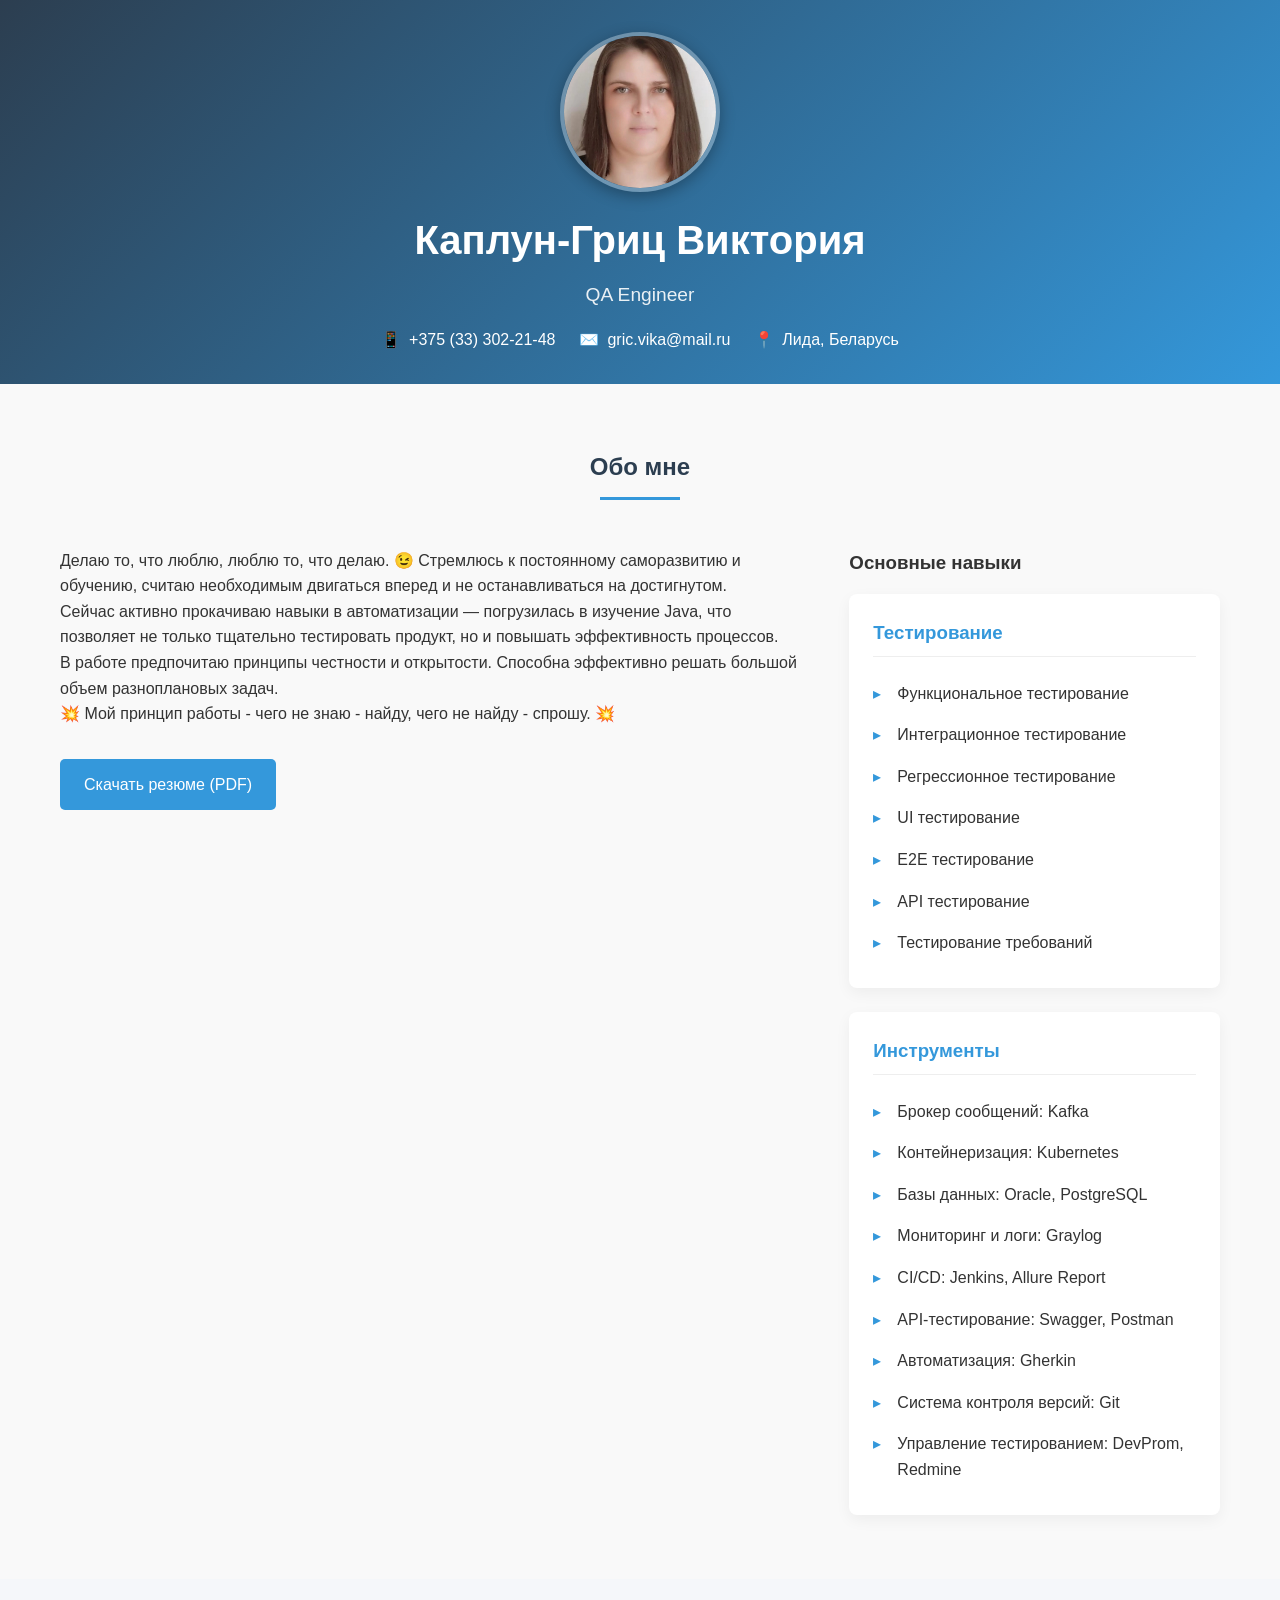
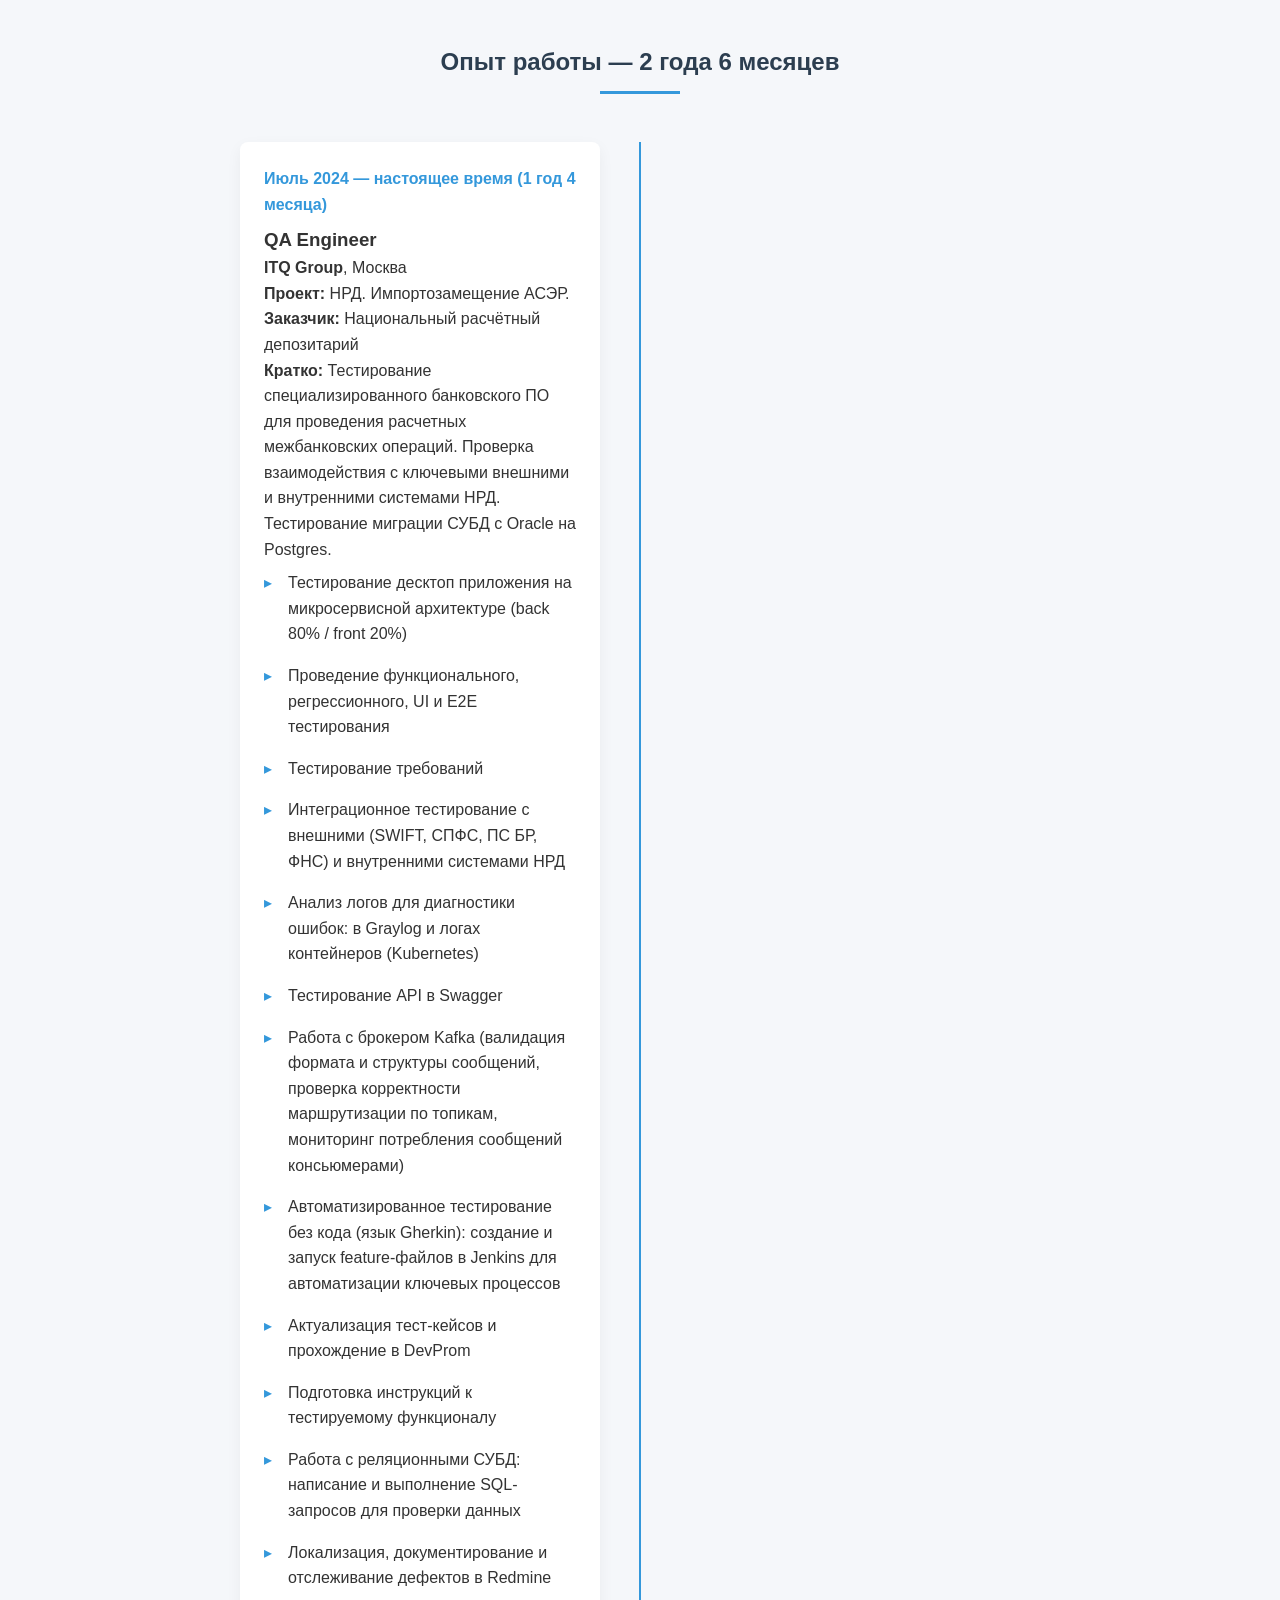
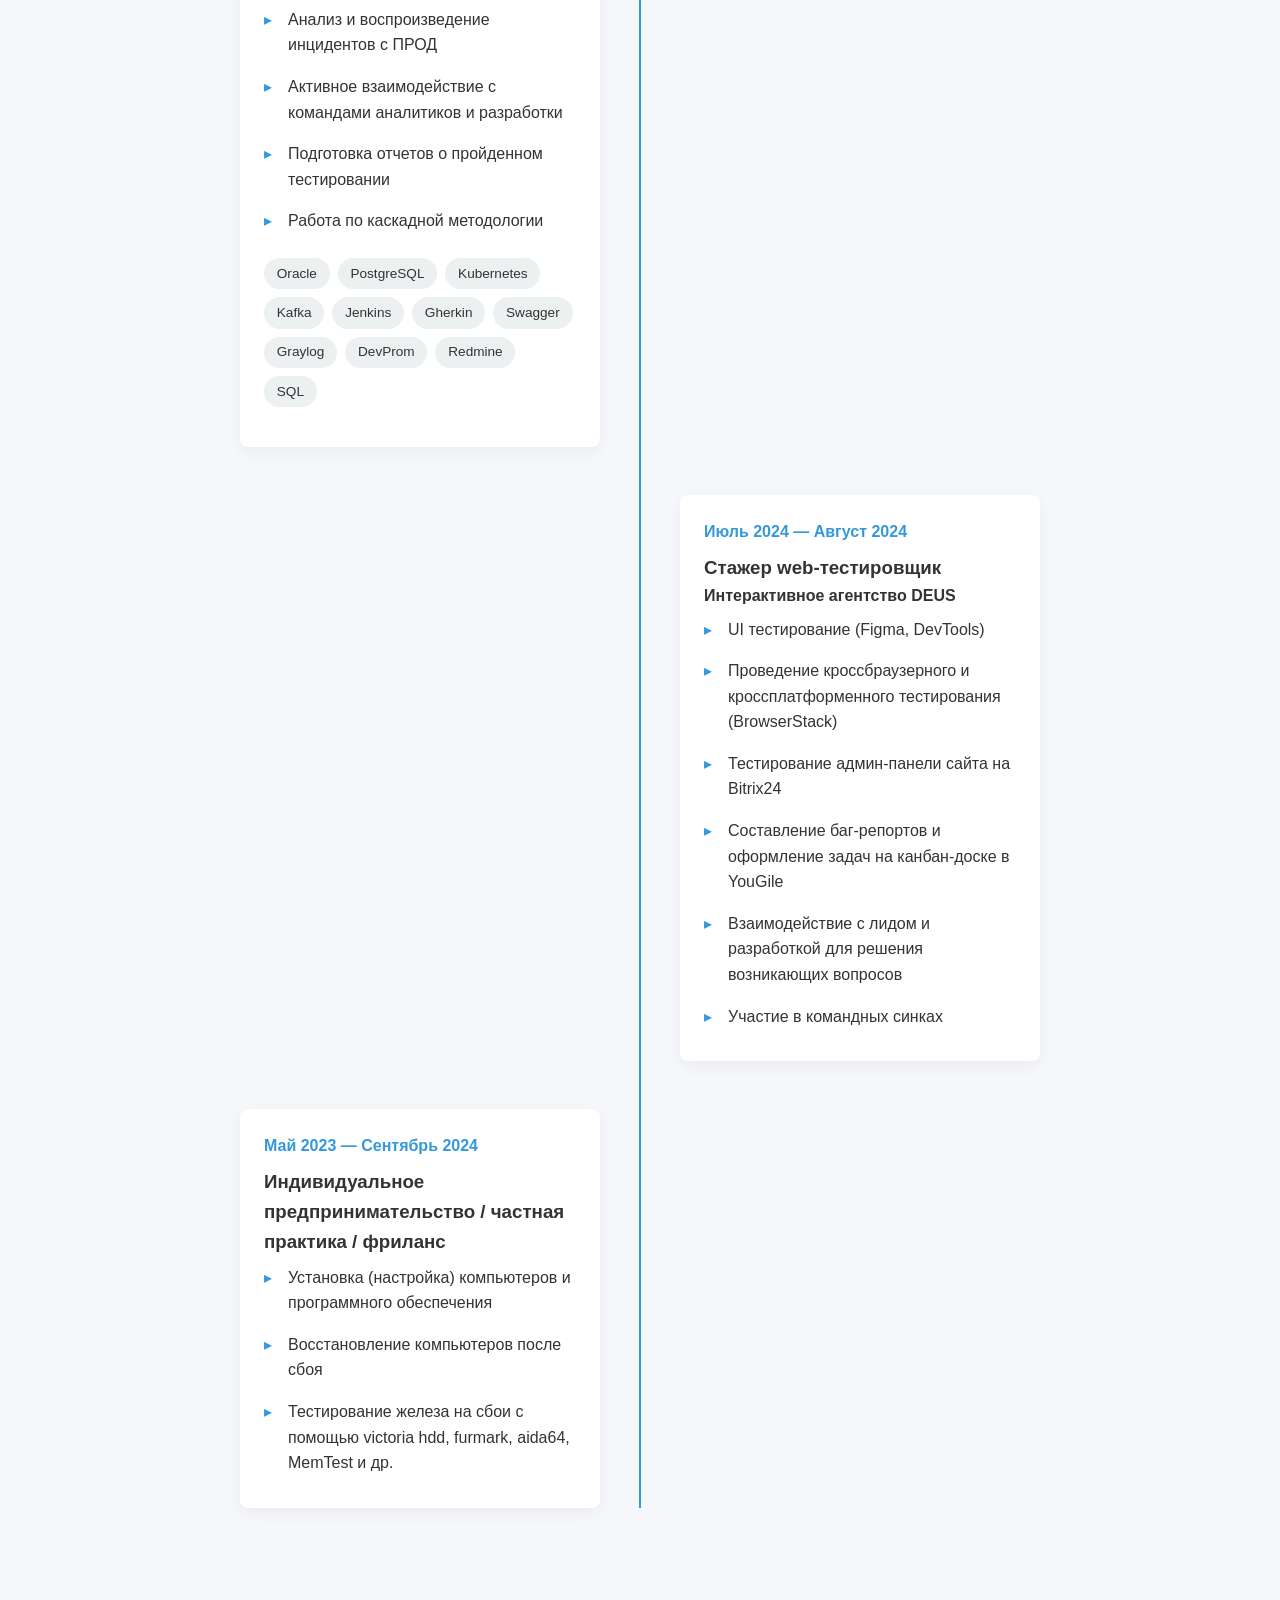
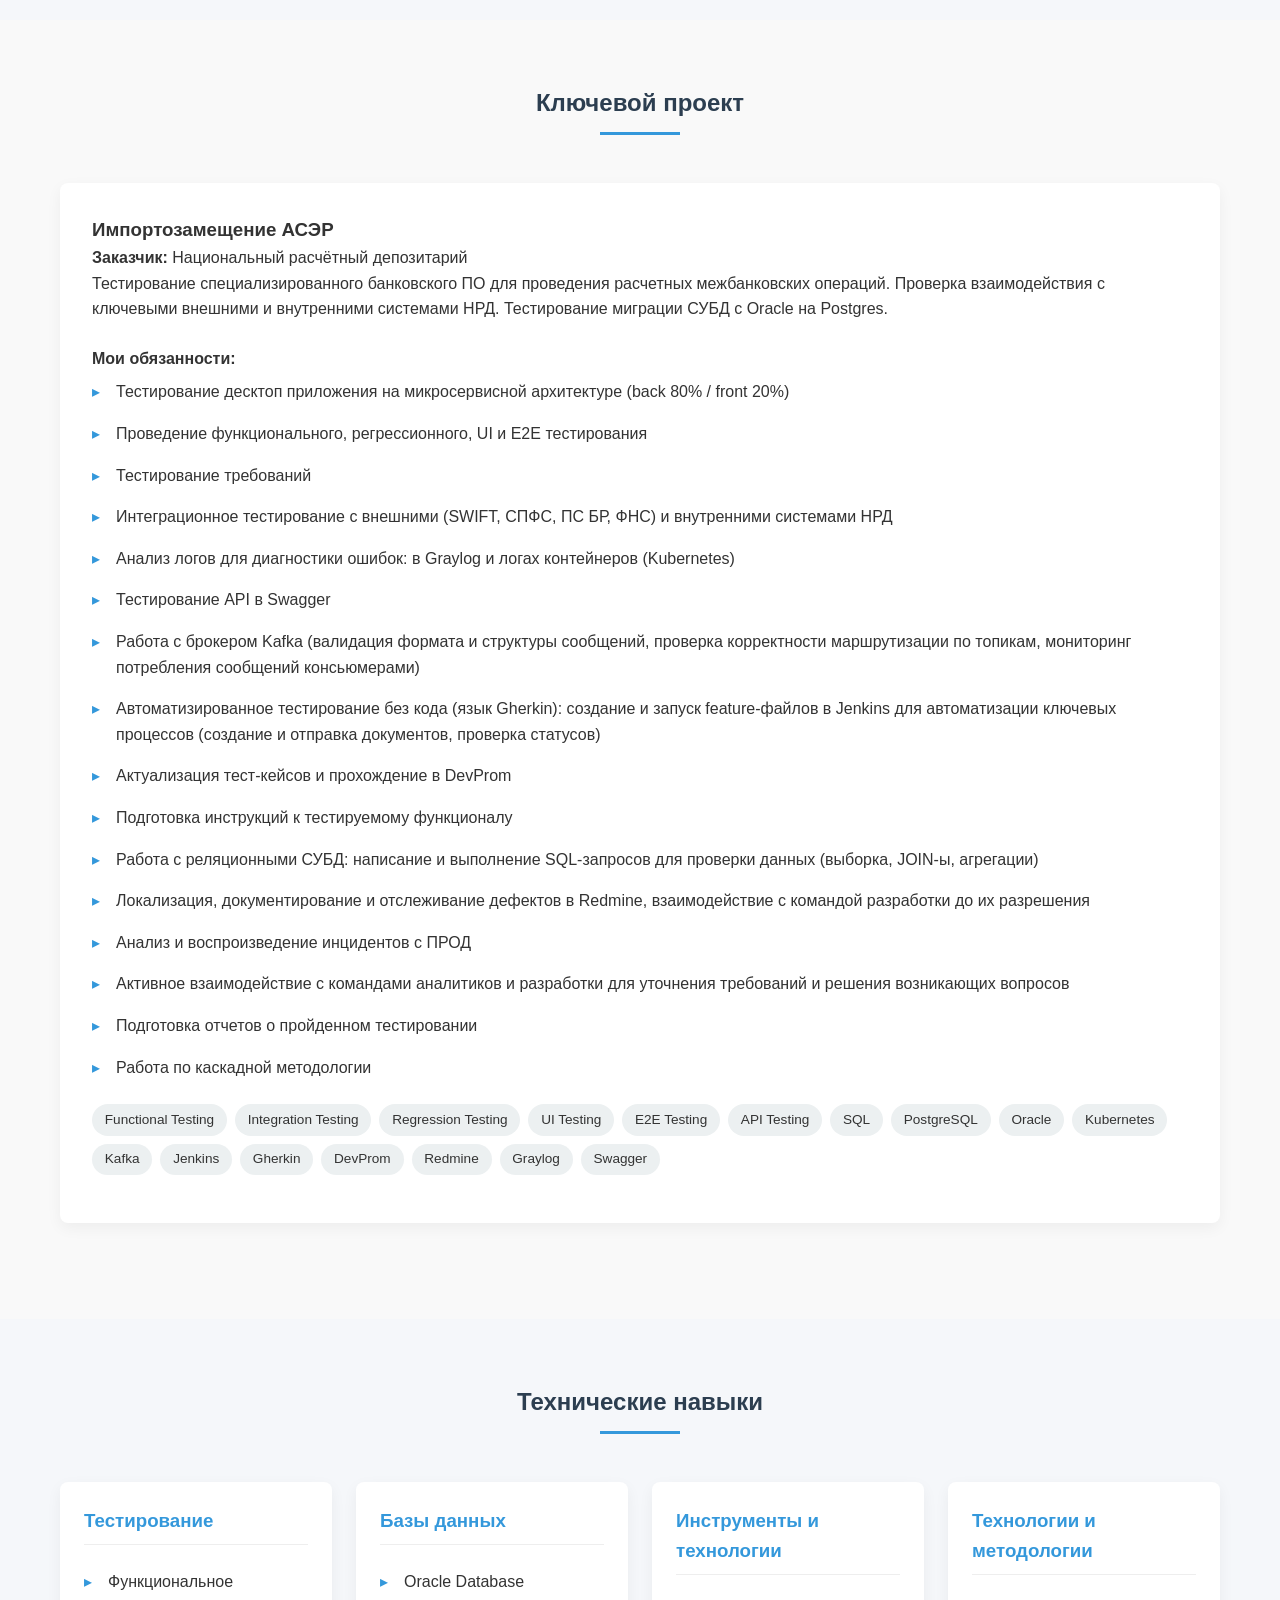
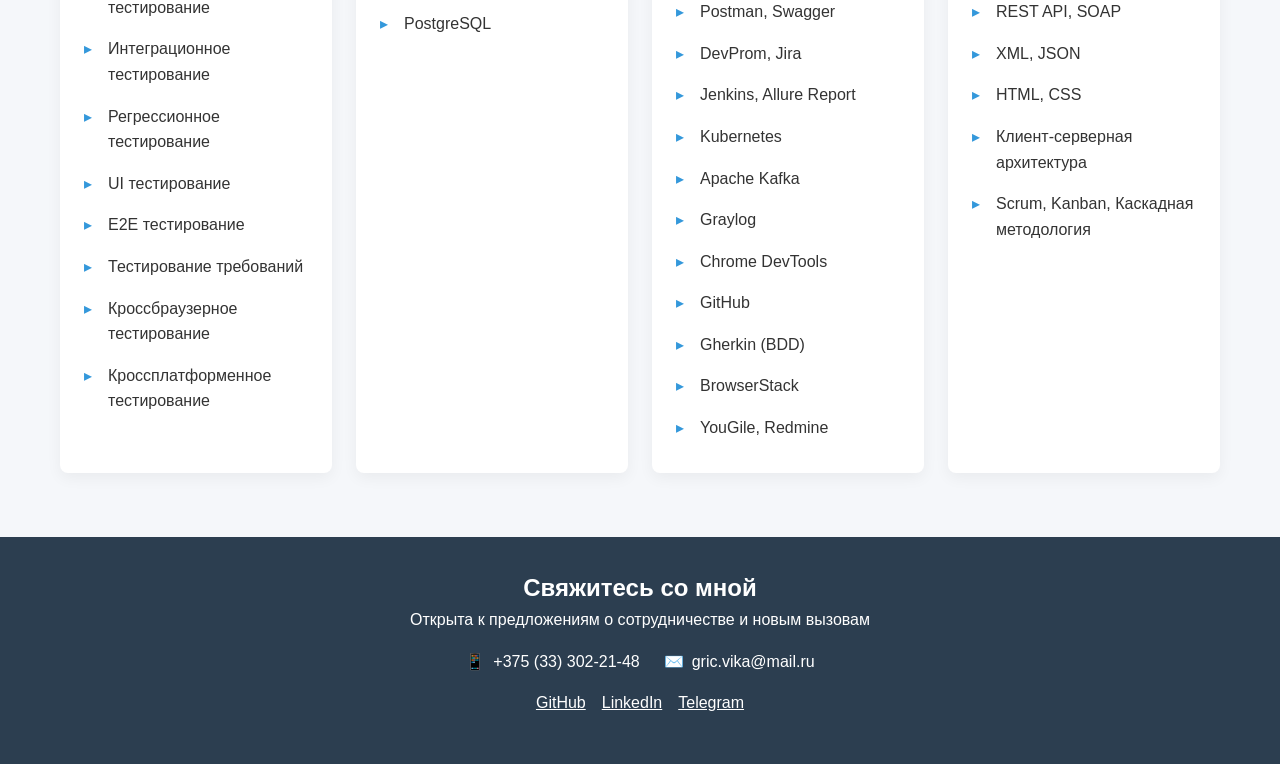
<file: index.html>
<!DOCTYPE html>
<html lang="ru">
<head>
    <meta charset="UTF-8">
    <meta name="viewport" content="width=device-width, initial-scale=1.0">
    <title>Каплун-Гриц Виктория | QA Engineer</title>
    <link rel="stylesheet" href="style.css">
</head>
<body>
    <header>
        <div class="container">
            <div class="header-content">
                <div>
                    <img src="фото1.jpg" alt="avatar" class="header__avatar" />
                </div>
                <div>
                    <h1>Каплун-Гриц Виктория</h1>
                    <p class="tagline">QA Engineer</p>
                    <div class="contact-info">
                        <div class="contact-item">
                            <span>📱</span>
                            <span>+375 (33) 302-21-48</span>
                        </div>
                        <div class="contact-item">
                            <span>✉️</span>
                            <span>gric.vika@mail.ru</span>
                        </div>
                        <div class="contact-item">
                            <span>📍</span>
                            <span>Лида, Беларусь</span>
                        </div>
                    </div>
                </div>
            </div>
        </div>
    </header>

    <section id="about">
        <div class="container">
            <h2 class="section-title">Обо мне</h2>
            <div class="about-content">
                <div>
                    <p>Делаю то, что люблю, люблю то, что делаю. 😉 Стремлюсь к постоянному саморазвитию и обучению, считаю необходимым двигаться вперед и не останавливаться на достигнутом.</p>
                    <p>Сейчас активно прокачиваю навыки в автоматизации — погрузилась в изучение Java, что позволяет не только тщательно тестировать продукт, но и повышать эффективность процессов.</p>
                    <p>В работе предпочитаю принципы честности и открытости. Способна эффективно решать большой объем разноплановых задач.</p> 
                    <p>💥 Мой принцип работы - чего не знаю - найду, чего не найду - спрошу. 💥</p>
                    
                    <div style="margin-top:2rem;">
                        <a href="https://drive.google.com/file/d/1_SeS9uSTpwELEdBUkO3hH8GZRYXCAWmT/view" class="btn">Скачать резюме (PDF)</a>
                    </div>
                </div>
                
                <div>
                    <h3 style="margin-bottom: 1rem;">Основные навыки</h3>
                    <div class="skills-grid">
                        <div class="skill-category">
                            <h3>Тестирование</h3>
                            <ul class="skill-list">
                                <li>Функциональное тестирование</li>
                                <li>Интеграционное тестирование</li>
                                <li>Регрессионное тестирование</li>
                                <li>UI тестирование</li>
                                <li>E2E тестирование</li>
                                <li>API тестирование</li>
                                <li>Тестирование требований</li>
                            </ul>
                        </div>
                        
                        <div class="skill-category">
                            <h3>Инструменты</h3>
                            <ul class="skill-list">
                                <li>Брокер сообщений: Kafka</li>
                                <li>Контейнеризация: Kubernetes</li>
                                <li>Базы данных: Oracle, PostgreSQL</li>
                                <li>Мониторинг и логи: Graylog</li>
                                <li>CI/CD: Jenkins, Allure Report</li>
                                <li>API-тестирование: Swagger, Postman</li>
                                <li>Автоматизация: Gherkin</li>
                                <li>Система контроля версий: Git</li>
                                <li>Управление тестированием: DevProm, Redmine</li>
                            </ul>
                        </div>
                    </div>
                </div>
            </div>
        </div>
    </section>

    <section id="experience" style="background-color: #f5f7fa;">
        <div class="container">
            <h2 class="section-title">Опыт работы — 2 года 6 месяцев</h2>
            <div class="timeline">
                <div class="timeline-item">
                    <div class="timeline-content">
                        <div class="timeline-date">Июль 2024 — настоящее время (1 год 4 месяца)</div>
                        <h3>QA Engineer</h3>
                        <p><strong>ITQ Group</strong>, Москва</p>
                        <p><strong>Проект:</strong> НРД. Импортозамещение АСЭР.</p>
                        <p><strong>Заказчик:</strong> Национальный расчётный депозитарий</p>
                        <p><strong>Кратко:</strong> Тестирование специализированного банковского ПО для проведения расчетных межбанковских операций. Проверка взаимодействия с ключевыми внешними и внутренними системами НРД. Тестирование миграции СУБД с Oracle на Postgres.</p>
                        <ul class="skill-list">
                            <li>Тестирование десктоп приложения на микросервисной архитектуре (back 80% / front 20%)</li>
                            <li>Проведение функционального, регрессионного, UI и E2E тестирования</li>
                            <li>Тестирование требований</li>
                            <li>Интеграционное тестирование с внешними (SWIFT, СПФС, ПС БР, ФНС) и внутренними системами НРД</li>
                            <li>Анализ логов для диагностики ошибок: в Graylog и логах контейнеров (Kubernetes)</li>
                            <li>Тестирование API в Swagger</li>
                            <li>Работа с брокером Kafka (валидация формата и структуры сообщений, проверка корректности маршрутизации по топикам, мониторинг потребления сообщений консьюмерами)</li>
                            <li>Автоматизированное тестирование без кода (язык Gherkin): создание и запуск feature-файлов в Jenkins для автоматизации ключевых процессов</li>
                            <li>Актуализация тест-кейсов и прохождение в DevProm</li>
                            <li>Подготовка инструкций к тестируемому функционалу</li>
                            <li>Работа с реляционными СУБД: написание и выполнение SQL-запросов для проверки данных</li>
                            <li>Локализация, документирование и отслеживание дефектов в Redmine</li>
                            <li>Анализ и воспроизведение инцидентов с ПРОД</li>
                            <li>Активное взаимодействие с командами аналитиков и разработки</li>
                            <li>Подготовка отчетов о пройденном тестировании</li>
                            <li>Работа по каскадной методологии</li>
                        </ul>
                        <div class="tech-stack">
                            <span class="tech-tag">Oracle</span>
                            <span class="tech-tag">PostgreSQL</span>
                            <span class="tech-tag">Kubernetes</span>
                            <span class="tech-tag">Kafka</span>
                            <span class="tech-tag">Jenkins</span>
                            <span class="tech-tag">Gherkin</span>
                            <span class="tech-tag">Swagger</span>
                            <span class="tech-tag">Graylog</span>
                            <span class="tech-tag">DevProm</span>
                            <span class="tech-tag">Redmine</span>
                            <span class="tech-tag">SQL</span>
                        </div>
                    </div>
                </div>
                
                <div class="timeline-item">
                    <div class="timeline-content">
                        <div class="timeline-date">Июль 2024 — Август 2024</div>
                        <h3>Стажер web-тестировщик</h3>
                        <p><strong>Интерактивное агентство DEUS</strong></p>
                        <ul class="skill-list">
                            <li>UI тестирование (Figma, DevTools)</li>
                            <li>Проведение кроссбраузерного и кроссплатформенного тестирования (BrowserStack)</li>
                            <li>Тестирование админ-панели сайта на Bitrix24</li>
                            <li>Составление баг-репортов и оформление задач на канбан-доске в YouGile</li>
                            <li>Взаимодействие с лидом и разработкой для решения возникающих вопросов</li>
                            <li>Участие в командных синках</li>
                        </ul>
                    </div>
                </div>
                
                <div class="timeline-item">
                    <div class="timeline-content">
                        <div class="timeline-date">Май 2023 — Сентябрь 2024</div>
                        <h3>Индивидуальное предпринимательство / частная практика / фриланс</h3>
                        <ul class="skill-list">
                            <li>Установка (настройка) компьютеров и программного обеспечения</li>
                            <li>Восстановление компьютеров после сбоя</li>
                            <li>Тестирование железа на сбои с помощью victoria hdd, furmark, aida64, MemTest и др.</li>
                        </ul>
                    </div>
                </div>
            </div>
        </div>
    </section>

    <section id="projects">
        <div class="container">
            <h2 class="section-title">Ключевой проект</h2>
            
            <div class="project-highlight">
                <h3>Импортозамещение АСЭР</h3>
                <p><strong>Заказчик:</strong> Национальный расчётный депозитарий</p>
                <p>Тестирование специализированного банковского ПО для проведения расчетных межбанковских операций. Проверка взаимодействия с ключевыми внешними и внутренними системами НРД. Тестирование миграции СУБД с Oracle на Postgres.</p>
                
                <h4 style="margin-top: 1.5rem;">Мои обязанности:</h4>
                <ul class="skill-list">
                    <li>Тестирование десктоп приложения на микросервисной архитектуре (back 80% / front 20%)</li>
                    <li>Проведение функционального, регрессионного, UI и E2E тестирования</li>
                    <li>Тестирование требований</li>
                    <li>Интеграционное тестирование с внешними (SWIFT, СПФС, ПС БР, ФНС) и внутренними системами НРД</li>
                    <li>Анализ логов для диагностики ошибок: в Graylog и логах контейнеров (Kubernetes)</li>
                    <li>Тестирование API в Swagger</li>
                    <li>Работа с брокером Kafka (валидация формата и структуры сообщений, проверка корректности маршрутизации по топикам, мониторинг потребления сообщений консьюмерами)</li>
                    <li>Автоматизированное тестирование без кода (язык Gherkin): создание и запуск feature-файлов в Jenkins для автоматизации ключевых процессов (создание и отправка документов, проверка статусов)</li>
                    <li>Актуализация тест-кейсов и прохождение в DevProm</li>
                    <li>Подготовка инструкций к тестируемому функционалу</li>
                    <li>Работа с реляционными СУБД: написание и выполнение SQL-запросов для проверки данных (выборка, JOIN-ы, агрегации)</li>
                    <li>Локализация, документирование и отслеживание дефектов в Redmine, взаимодействие с командой разработки до их разрешения</li>
                    <li>Анализ и воспроизведение инцидентов с ПРОД</li>
                    <li>Активное взаимодействие с командами аналитиков и разработки для уточнения требований и решения возникающих вопросов</li>
                    <li>Подготовка отчетов о пройденном тестировании</li>
                    <li>Работа по каскадной методологии</li>
                </ul>
                
                <div class="tech-stack">
                    <span class="tech-tag">Functional Testing</span>
                    <span class="tech-tag">Integration Testing</span>
                    <span class="tech-tag">Regression Testing</span>
                    <span class="tech-tag">UI Testing</span>
                    <span class="tech-tag">E2E Testing</span>
                    <span class="tech-tag">API Testing</span>
                    <span class="tech-tag">SQL</span>
                    <span class="tech-tag">PostgreSQL</span>
                    <span class="tech-tag">Oracle</span>
                    <span class="tech-tag">Kubernetes</span>
                    <span class="tech-tag">Kafka</span>
                    <span class="tech-tag">Jenkins</span>
                    <span class="tech-tag">Gherkin</span>
                    <span class="tech-tag">DevProm</span>
                    <span class="tech-tag">Redmine</span>
                    <span class="tech-tag">Graylog</span>
                    <span class="tech-tag">Swagger</span>
                </div>
            </div>
        </div>
    </section>

    <section id="skills" style="background-color: #f5f7fa;">
        <div class="container">
            <h2 class="section-title">Технические навыки</h2>
            
            <div class="skills-grid">
                <div class="skill-category">
                    <h3>Тестирование</h3>
                    <ul class="skill-list">
                        <li>Функциональное тестирование</li>
                        <li>Интеграционное тестирование</li>
                        <li>Регрессионное тестирование</li>
                        <li>UI тестирование</li>
                        <li>E2E тестирование</li>
                        <li>Тестирование требований</li>
                        <li>Кроссбраузерное тестирование</li>
                        <li>Кроссплатформенное тестирование</li>
                    </ul>
                </div>
                
                <div class="skill-category">
                    <h3>Базы данных</h3>
                    <ul class="skill-list">
                        <li>Oracle Database</li>
                        <li>PostgreSQL</li>
                    </ul>
                </div>
                
                <div class="skill-category">
                    <h3>Инструменты и технологии</h3>
                    <ul class="skill-list">
                        <li>Postman, Swagger</li>
                        <li>DevProm, Jira</li>
                        <li>Jenkins, Allure Report</li>
                        <li>Kubernetes</li>
                        <li>Apache Kafka</li>
                        <li>Graylog</li>
                        <li>Chrome DevTools</li>
                        <li>GitHub</li>
                        <li>Gherkin (BDD)</li>
                        <li>BrowserStack</li>
                        <li>YouGile, Redmine</li>
                    </ul>
                </div>
                
                <div class="skill-category">
                    <h3>Технологии и методологии</h3>
                    <ul class="skill-list">
                        <li>REST API, SOAP</li>
                        <li>XML, JSON</li>
                        <li>HTML, CSS</li>
                        <li>Клиент-серверная архитектура</li>
                        <li>Scrum, Kanban, Каскадная методология</li>
                        </ul>
                </div>
            </div>
        </div>
    </section>
 <footer>
        <div class="container">
            <h2>Свяжитесь со мной</h2>
            <p>Открыта к предложениям о сотрудничестве и новым вызовам</p>
            
            <div class="contact-info">
                <div class="contact-item">
                    <span>📱</span>
                    <span>+375 (33) 302-21-48</span>
                </div>
                <div class="contact-item">
                    <span>✉️</span>
                    <span>gric.vika@mail.ru</span>
                </div>
            </div>
            
            <div class="social-links">
                <a href="https://github.com/ViktoryiaKaplunHryts" style="color: white;">GitHub</a>
                <a href="https://www.linkedin.com/in/victoryia-kaplun-hryts-qa-engineer/" style="color: white;">LinkedIn</a>
                <a href="https://t.me/Victoryia_Kaplun_Hryts" style="color: white;">Telegram</a>
            </div>
        </div>
    </footer>
</body>
</html>
</file>
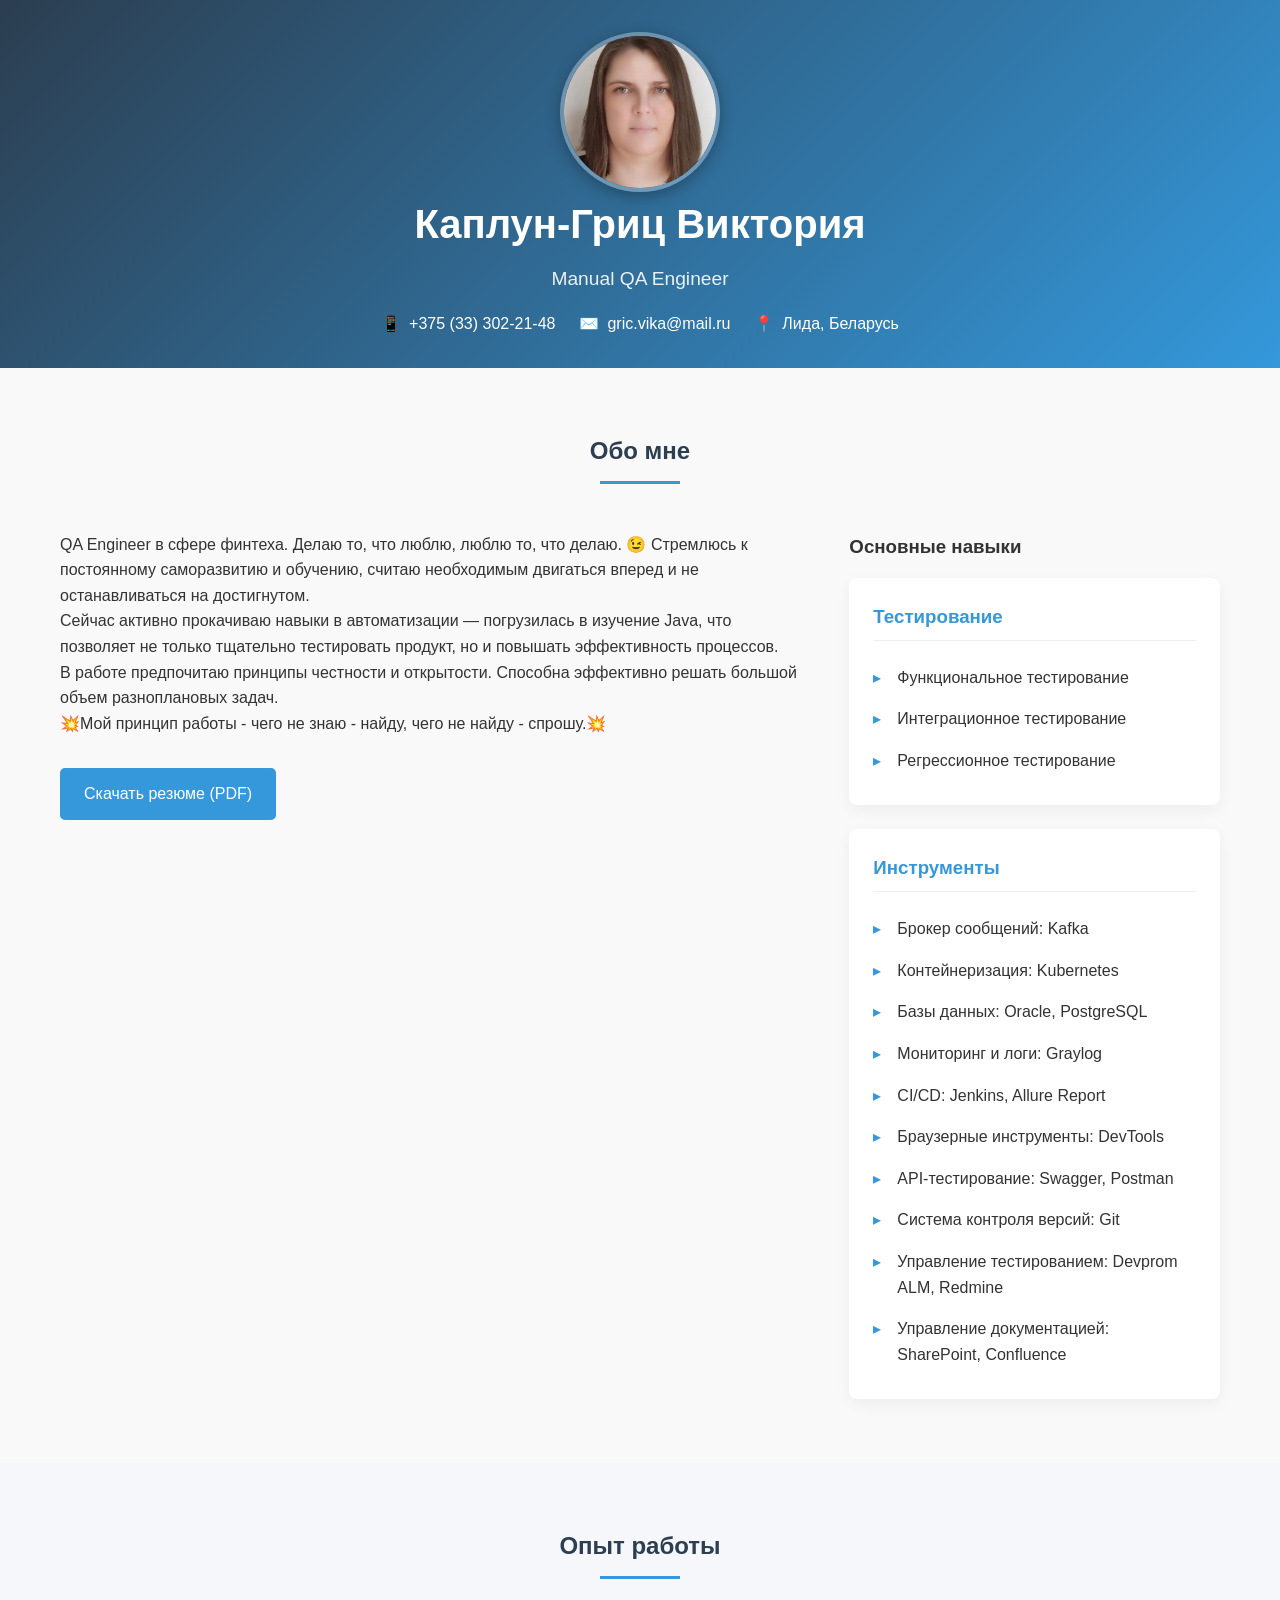
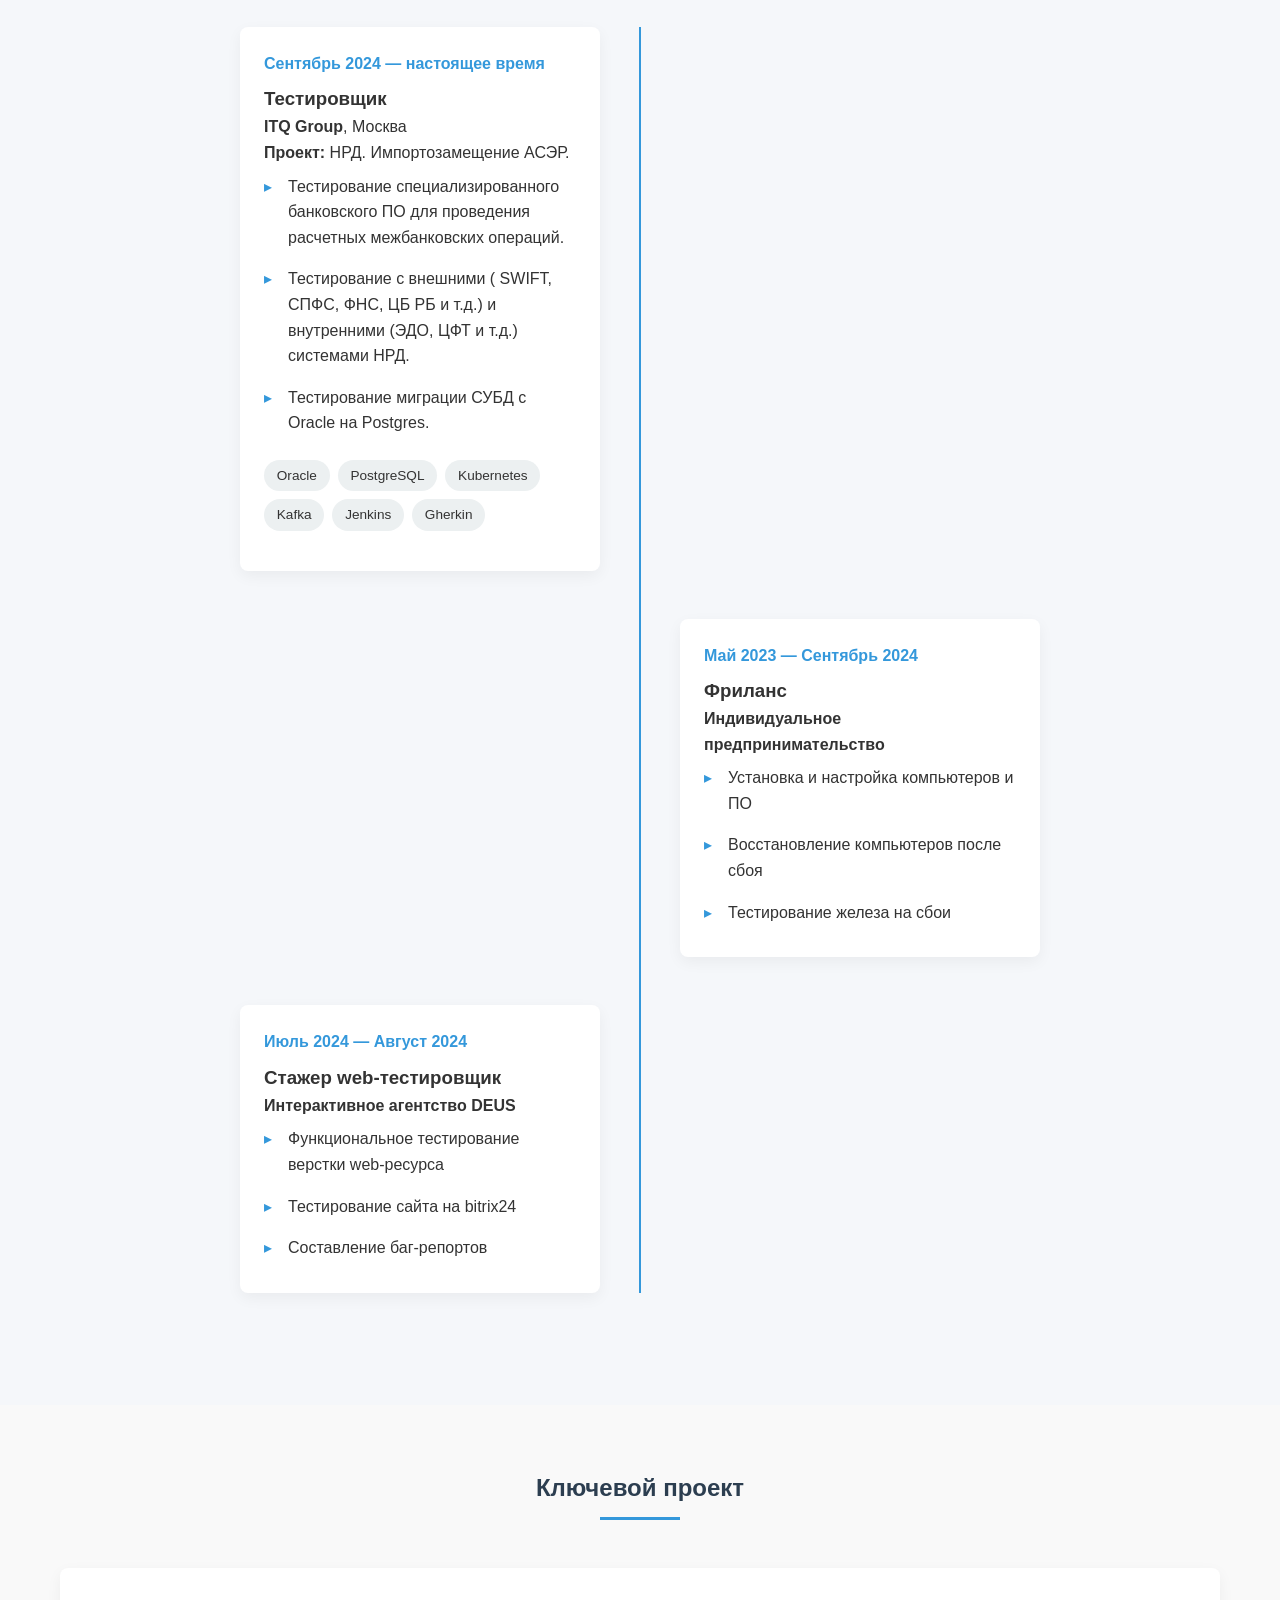
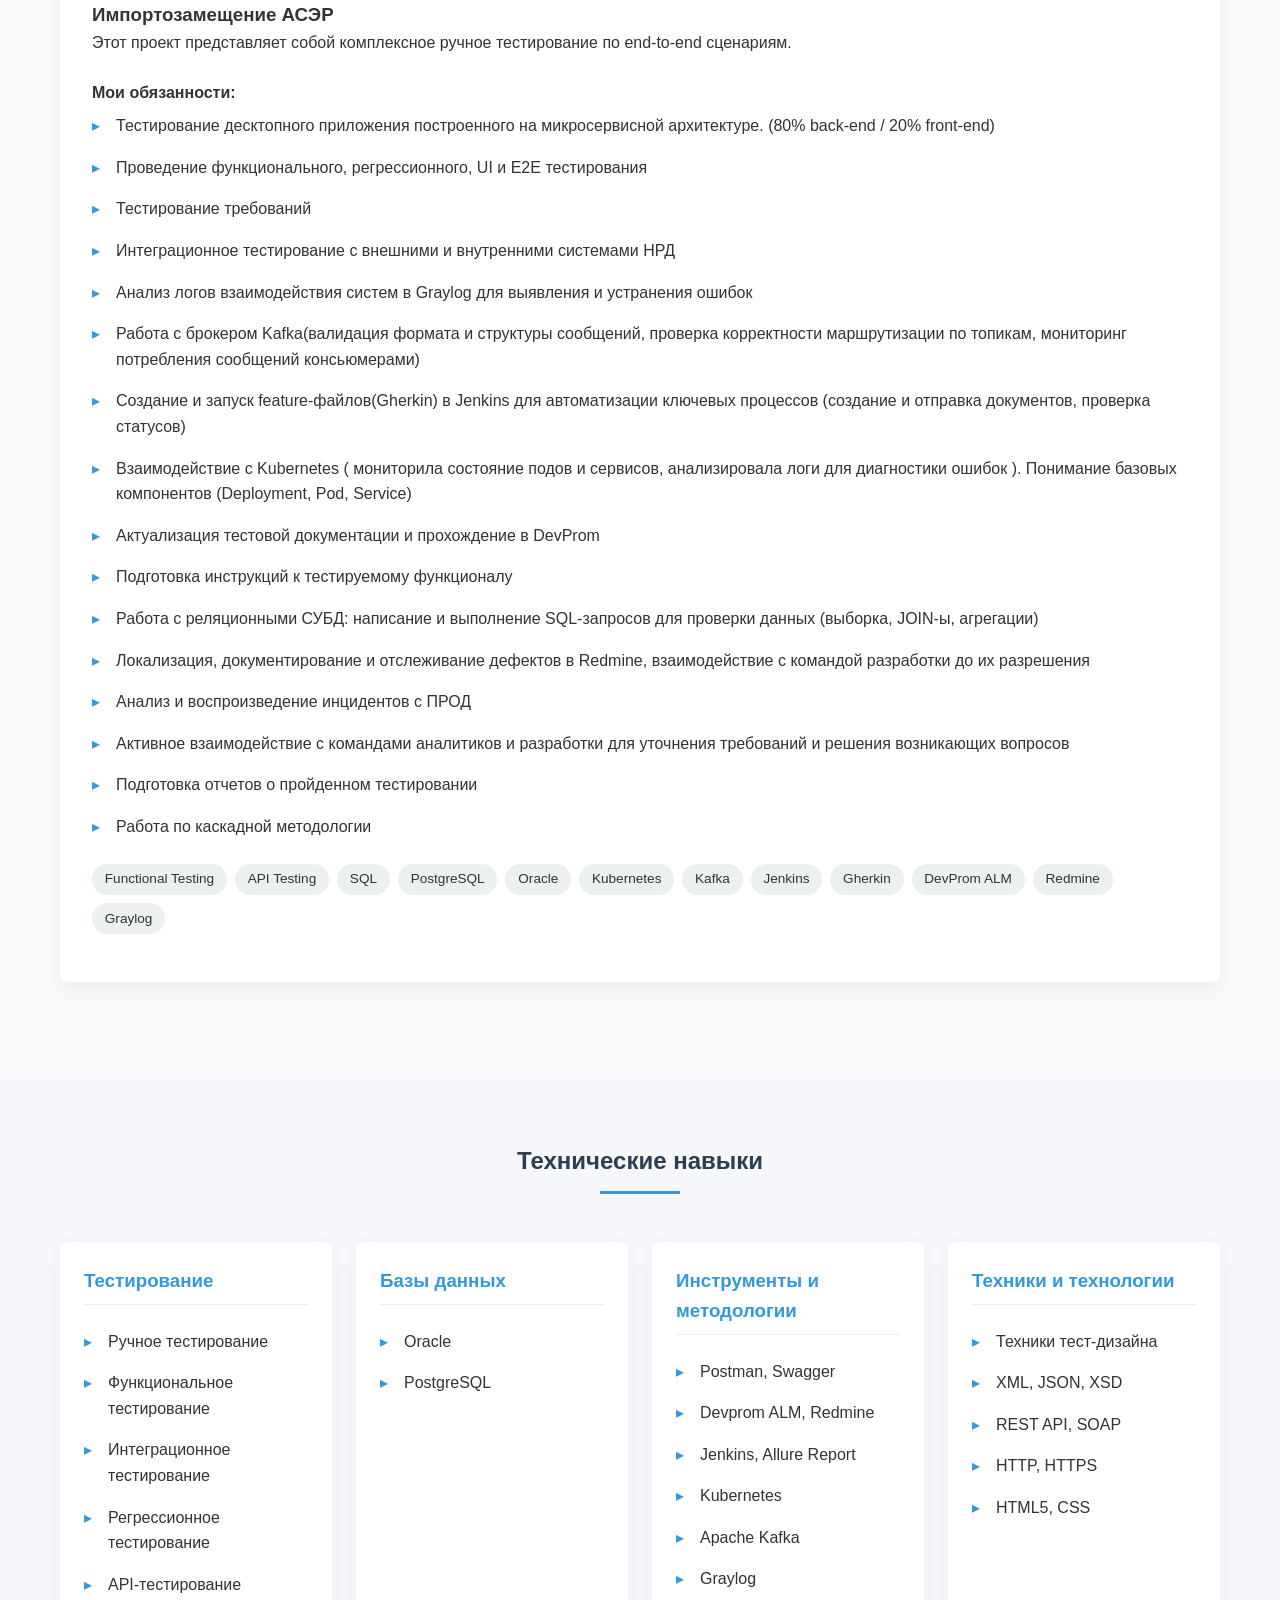
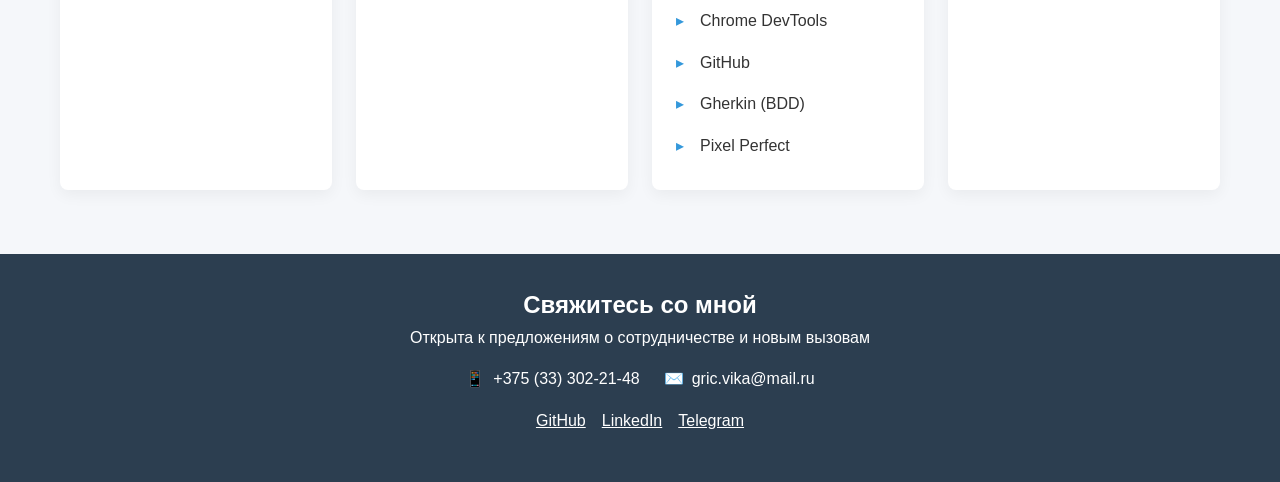
<file: Untitled-2.html>
<!DOCTYPE html>
<html lang="ru">
<head>
    <meta charset="UTF-8">
    <meta name="viewport" content="width=device-width, initial-scale=1.0">
    <title>Каплун-Гриц Виктория | QA Engineer</title>
    <link rel="stylesheet" href="style.css">
</head>
<body>
    <header>
        <div class="container">
            <div class="header-content">
                <!-- Заглушка для фото - в реальном сайте нужно заменить на реальное фото -->
                    <img src="фото1.jpg" alt="avatar" class="header__avatar" />
                </div>
                <div>
                    <h1>Каплун-Гриц Виктория</h1>
                    <p class="tagline"> Manual QA Engineer</p>
                    <div class="contact-info">
                        <div class="contact-item">
                            <span>📱</span>
                            <span>+375 (33) 302-21-48</span>
                        </div>
                        <div class="contact-item">
                            <span>✉️</span>
                            <span>gric.vika@mail.ru</span>
                        </div>
                        <div class="contact-item">
                            <span>📍</span>
                            <span>Лида, Беларусь</span>
                        </div>
                    </div>
                </div>
            </div>
        </div>
    </header>

    <section id="about">
        <div class="container">
            <h2 class="section-title">Обо мне</h2>
            <div class="about-content">
                <div>
                    <p>QA Engineer в сфере финтеха. Делаю то, что люблю, люблю то, что делаю. <span>😉</span> Стремлюсь к постоянному саморазвитию и обучению, считаю необходимым двигаться вперед и не останавливаться на достигнутом.</p>
                    <p> Сейчас активно прокачиваю навыки в автоматизации — погрузилась в изучение Java, что позволяет не только тщательно тестировать продукт, но и повышать эффективность процессов.</p>
                    <p> В работе предпочитаю принципы честности и открытости. Способна эффективно решать большой объем разноплановых задач.</p> 
                    <p><span>💥</span>Мой принцип работы - чего не знаю - найду, чего не найду - спрошу.<span>💥</span></p>
                    
                    <div style="margin-top: 2rem;">
                        <a href="https://drive.google.com/file/d/1GbGP9nnU_aeHZglMym1OYXLiEDgFWVyx/view?usp=drivesdk" class="btn">Скачать резюме (PDF)</a>
                    </div>
                </div>
                
                <div>
                    <h3 style="margin-bottom: 1rem;">Основные навыки</h3>
                    <div class="skills-grid">
                        <div class="skill-category">
                            <h3>Тестирование</h3>
                            <ul class="skill-list">
                                <li>Функциональное тестирование</li>
                                <li>Интеграционное тестирование</li>
                                <li>Регрессионное тестирование</li>
                            </ul>
                        </div>
                        
                        <div class="skill-category">
                            <h3>Инструменты</h3>
                            <ul class="skill-list">
                                <li>Брокер сообщений: Kafka</li>
                                <li>Контейнеризация: Kubernetes</li>
                                <li>Базы данных: Oracle, PostgreSQL</li>
                                <li>Мониторинг и логи: Graylog</li>
                                <li>CI/CD: Jenkins, Allure Report</li>
                                <li>Браузерные инструменты: DevTools</li>
                                <li>API-тестирование: Swagger, Postman</li>
                                <li>Система контроля версий: Git</li>
                                <li>Управление тестированием: Devprom ALM, Redmine</li>
                                <li>Управление документацией: SharePoint, Confluence</li>
                            </ul>
                        </div>
                    </div>
                </div>
            </div>
        </div>
    </section>

    <section id="experience" style="background-color: #f5f7fa;">
        <div class="container">
            <h2 class="section-title">Опыт работы</h2>
            
            <div class="timeline">
                <div class="timeline-item">
                    <div class="timeline-content">
                        <div class="timeline-date">Сентябрь 2024 — настоящее время</div>
                        <h3>Тестировщик</h3>
                        <p><strong>ITQ Group</strong>, Москва</p>
                        <p><strong>Проект:</strong> НРД. Импортозамещение АСЭР.</p>
                        <ul class="skill-list">
                        <li>Тестирование специализированного банковского ПО для проведения расчетных
                          межбанковских операций.</li> 
                        <li>Тестирование с внешними ( SWIFT, СПФС, ФНС, ЦБ РБ и т.д.) и
                          внутренними (ЭДО, ЦФТ и т.д.) системами НРД.</li>
                        <li>Тестирование миграции СУБД с Oracle на Postgres.</li>
                        </ul>
                        <div class="tech-stack">
                            <span class="tech-tag">Oracle</span>
                            <span class="tech-tag">PostgreSQL</span>
                            <span class="tech-tag">Kubernetes</span>
                            <span class="tech-tag">Kafka</span>
                            <span class="tech-tag">Jenkins</span>
                            <span class="tech-tag">Gherkin</span>
                        </div>
                    </div>
                </div>
                
                <div class="timeline-item">
                    <div class="timeline-content">
                        <div class="timeline-date">Май 2023 — Сентябрь 2024</div>
                        <h3>Фриланс</h3>
                        <p><strong>Индивидуальное предпринимательство</strong></p>
                        <ul class="skill-list">
                            <li>Установка и настройка компьютеров и ПО</li>
                            <li>Восстановление компьютеров после сбоя</li>
                            <li>Тестирование железа на сбои</li>
                        </ul>
                    </div>
                </div>
                
                <div class="timeline-item">
                    <div class="timeline-content">
                        <div class="timeline-date">Июль 2024 — Август 2024</div>
                        <h3>Стажер web-тестировщик</h3>
                        <p><strong>Интерактивное агентство DEUS</strong></p>
                        <ul class="skill-list">
                            <li>Функциональное тестирование верстки web-ресурса</li>
                            <li>Тестирование сайта на bitrix24</li>
                            <li>Составление баг-репортов</li>
                        </ul>
                    </div>
                </div>
            </div>
        </div>
    </section>

    <section id="projects">
        <div class="container">
            <h2 class="section-title">Ключевой проект</h2>
            
            <div class="project-highlight">
                <h3>Импортозамещение АСЭР</h3>
                <p>Этот проект представляет собой комплексное ручное тестирование по end-to-end сценариям.</p>
                
                <h4 style="margin-top: 1.5rem;">Мои обязанности:</h4>
                <ul class="skill-list">
                    <li>Тестирование десктопного приложения построенного на микросервисной архитектуре. (80%
back-end / 20% front-end)</li>
                    <li>Проведение функционального, регрессионного, UI и E2E тестирования</li>
                    <li>Тестирование требований</li>
                    <li>Интеграционное тестирование с внешними и внутренними системами НРД</li>
                    <li>Анализ логов взаимодействия систем в Graylog для выявления и устранения ошибок</li>
                    <li>Работа с брокером Kafka(валидация формата и структуры сообщений, проверка
корректности маршрутизации по топикам, мониторинг потребления сообщений
консьюмерами)</li>
                    <li>Создание и запуск feature-файлов(Gherkin) в Jenkins для автоматизации ключевых процессов
(создание и отправка документов, проверка статусов)</li>
                    <li>Взаимодействие с Kubernetes ( мониторила состояние подов и сервисов, анализировала логи
для диагностики ошибок ). Понимание базовых компонентов (Deployment, Pod, Service)</li>
                    <li>Актуализация тестовой документации и прохождение в DevProm</li>
                    <li>Подготовка инструкций к тестируемому функционалу</li>
                    <li>Работа с реляционными СУБД: написание и выполнение SQL-запросов для проверки данных
(выборка, JOIN-ы, агрегации)</li>
                    <li>Локализация, документирование и отслеживание дефектов в Redmine, взаимодействие с
командой разработки до их разрешения</li>
                    <li>Анализ и воспроизведение инцидентов с ПРОД</li>
                    <li>Активное взаимодействие с командами аналитиков и разработки для уточнения требований
и решения возникающих вопросов</li>
                    <li>Подготовка отчетов о пройденном тестировании</li>
                    <li>Работа по каскадной методологии</li>
                </ul>
                
                <div class="tech-stack">
                    <span class="tech-tag">Functional Testing</span>
                    <span class="tech-tag">API Testing</span>
                    <span class="tech-tag">SQL</span>
                    <span class="tech-tag">PostgreSQL</span>
                    <span class="tech-tag">Oracle</span>
                    <span class="tech-tag">Kubernetes</span>
                    <span class="tech-tag">Kafka</span>
                    <span class="tech-tag">Jenkins</span>
                    <span class="tech-tag">Gherkin</span>
                    <span class="tech-tag">DevProm ALM</span>
                    <span class="tech-tag">Redmine</span>
                    <span class="tech-tag">Graylog</span>
                </div>
            </div>
        </div>
    </section>

    <section id="skills" style="background-color: #f5f7fa;">
        <div class="container">
            <h2 class="section-title">Технические навыки</h2>
            
            <div class="skills-grid">
                <div class="skill-category">
                    <h3>Тестирование</h3>
                    <ul class="skill-list">
                        <li>Ручное тестирование</li>
                        <li>Функциональное тестирование</li>
                        <li>Интеграционное тестирование</li>
                        <li>Регрессионное тестирование</li>
                        <li>API-тестирование</li>
                    </ul>
                </div>
                
                <div class="skill-category">
                    <h3>Базы данных</h3>
                    <ul class="skill-list">
                        <li>Oracle</li>
                        <li>PostgreSQL</li>
                    </ul>
                </div>
                
                <div class="skill-category">
                    <h3>Инструменты и методологии</h3>
                    <ul class="skill-list">
                        <li>Postman, Swagger</li>
                        <li>Devprom ALM, Redmine</li>
                        <li>Jenkins, Allure Report</li>
                        <li>Kubernetes</li>
                        <li>Apache Kafka</li>
                        <li>Graylog</li>
                        <li>Chrome DevTools</li>
                        <li>GitHub</li>
                        <li>Gherkin (BDD)</li>
                        <li>Pixel Perfect</li>
                    </ul>
                </div>
                
                <div class="skill-category">
                    <h3>Техники и технологии</h3>
                    <ul class="skill-list">
                        <li>Техники тест-дизайна</li>
                        <li>XML, JSON, XSD</li>
                        <li>REST API, SOAP</li>
                        <li>HTTP, HTTPS</li>
                        <li>HTML5, CSS</li>
                    </ul>
                </div>
            </div>
        </div>
    </section>

    <footer>
        <div class="container">
            <h2>Свяжитесь со мной</h2>
            <p>Открыта к предложениям о сотрудничестве и новым вызовам</p>
            
            <div class="contact-info">
                <div class="contact-item">
                    <span>📱</span>
                    <span>+375 (33) 302-21-48</span>
                </div>
                <div class="contact-item">
                    <span>✉️</span>
                    <span>gric.vika@mail.ru</span>
                </div>
            </div>
            
            <div class="social-links">
                <!-- В реальном сайте нужно добавить реальные ссылки -->
                <a href="https://github.com/ViktoryiaKaplunHryts" style="color: white;">GitHub</a>
                <a href="https://www.linkedin.com/in/victoryia-kaplun-hryts-qa-engineer/" style="color: white;">LinkedIn</a>
                <a href="https://t.me/Victoryia_Kaplun_Hryts" style="color: white;">Telegram</a>
            </div>
        </div>
    </footer>
</body>
</html>
</file>
<file: style.css>
:root {
    --primary: #2c3e50;
    --secondary: #3498db;
    --accent: #e74c3c;
    --light: #ecf0f1;
    --dark: #2c3e50;
    --gray: #95a5a6;
}

* {
    margin: 0;
    padding: 0;
    box-sizing: border-box;
    font-family: 'Segoe UI', Tahoma, Geneva, Verdana, sans-serif;
    
}

body {
    background-color: #f9f9f9;
    color: #333;
    line-height: 1.6;
}

.container {
    max-width: 1200px;
    margin: 0 auto;
    padding: 0 20px;
}

header {
    background: linear-gradient(135deg, var(--primary), var(--secondary));
    color: white;
    padding: 2rem 0;
    text-align: center;
}

.header-content {
    display: flex;
    flex-direction: column;
    align-items: center;
    gap: 1rem;
}
.header__avatar {
    border-radius: 50%;
    border: 4px solid rgba(255, 255, 255, 0.3);
    box-shadow: 0 4px 15px 0px rgba(0, 0, 0, 0.3);
    object-fit: cover;
    width: 160px;
    height: 160px;
    display: block;
    margin: 0 auto;
}

.header__avatar:hover {
    border: 4px solid #ffd700;
    transform: scale(1.05);
    transition: all 0.3s ease;
}
.profile-img {
    width: 150px;
    height: 150px;
    border-radius: 50%;
    object-fit: cover;
    border: 5px solid rgba(255,255,255,0.3);
}

h1 {
    font-size: 2.5rem;
    margin-bottom: 0.5rem;
}

.tagline {
    font-size: 1.2rem;
    opacity: 0.9;
}

.contact-info {
    display: flex;
    gap: 1.5rem;
    margin-top: 1rem;
    flex-wrap: wrap;
    justify-content: center;
}

.contact-item {
    display: flex;
    align-items: center;
    gap: 0.5rem;
}

section {
    padding: 4rem 0;
}

.section-title {
    text-align: center;
    margin-bottom: 3rem;
    color: var(--primary);
    position: relative;
}

.section-title:after {
    content: '';
    display: block;
    width: 80px;
    height: 3px;
    background: var(--secondary);
    margin: 10px auto;
}

.about-content {
    display: grid;
    grid-template-columns: 2fr 1fr;
    gap: 3rem;
    align-items: start;
}

.skills-grid {
    display: grid;
    grid-template-columns: repeat(auto-fill, minmax(250px, 1fr));
    gap: 1.5rem;
}

.skill-category {
    background: white;
    border-radius: 8px;
    padding: 1.5rem;
    box-shadow: 0 5px 15px rgba(0,0,0,0.05);
    transition: transform 0.3s ease;
}

.skill-category:hover {
    transform: translateY(-5px);
}

.skill-category h3 {
    color: var(--secondary);
    margin-bottom: 1rem;
    padding-bottom: 0.5rem;
    border-bottom: 1px solid #eee;
}

.skill-list {
    list-style-type: none;
}

.skill-list li {
    padding: 0.5rem 0;
    position: relative;
    padding-left: 1.5rem;
}

.skill-list li:before {
    content: '▸';
    position: absolute;
    left: 0;
    color: var(--secondary);
}

.timeline {
    position: relative;
    max-width: 800px;
    margin: 0 auto;
}

.timeline:before {
    content: '';
    position: absolute;
    left: 50%;
    top: 0;
    bottom: 0;
    width: 2px;
    background: var(--secondary);
    transform: translateX(-50%);
}

.timeline-item {
    margin-bottom: 3rem;
    position: relative;
    width: 45%;
}

.timeline-item:nth-child(odd) {
    left: 0;
}

.timeline-item:nth-child(even) {
    left: 55%;
}

.timeline-content {
    background: white;
    padding: 1.5rem;
    border-radius: 8px;
    box-shadow: 0 5px 15px rgba(0,0,0,0.05);
}

.timeline-date {
    font-weight: bold;
    color: var(--secondary);
    margin-bottom: 0.5rem;
    
}

.project-highlight {
    background: white;
    border-radius: 8px;
    padding: 2rem;
    margin-bottom: 2rem;
    box-shadow: 0 5px 15px rgba(0,0,0,0.05);
}

.tech-stack {
    display: flex;
    flex-wrap: wrap;
    gap: 0.5rem;
    margin: 1rem 0;
}

.tech-tag {
    background: var(--light);
    padding: 0.3rem 0.8rem;
    border-radius: 20px;
    font-size: 0.85rem;
}

footer {
    background: var(--dark);
    color: white;
    text-align: center;
    padding: 2rem 0;
}

.social-links {
    display: flex;
    justify-content: center;
    gap: 1rem;
    margin: 1rem 0;
}

.btn {
    display: inline-block;
    background: var(--secondary);
    color: white;
    padding: 0.8rem 1.5rem;
    border-radius: 5px;
    text-decoration: none;
    transition: background 0.3s ease;
}

.btn:hover {
    background: #2980b9;
}

@media (max-width: 768px) {
    .about-content {
        grid-template-columns: 1fr;
    }
    
    .timeline:before {
        left: 30px;
    }
    
    .timeline-item {
        width: 100%;
        padding-left: 70px;
    }
    
    .timeline-item:nth-child(even) {
        left: 0;
    }
}
</file>
